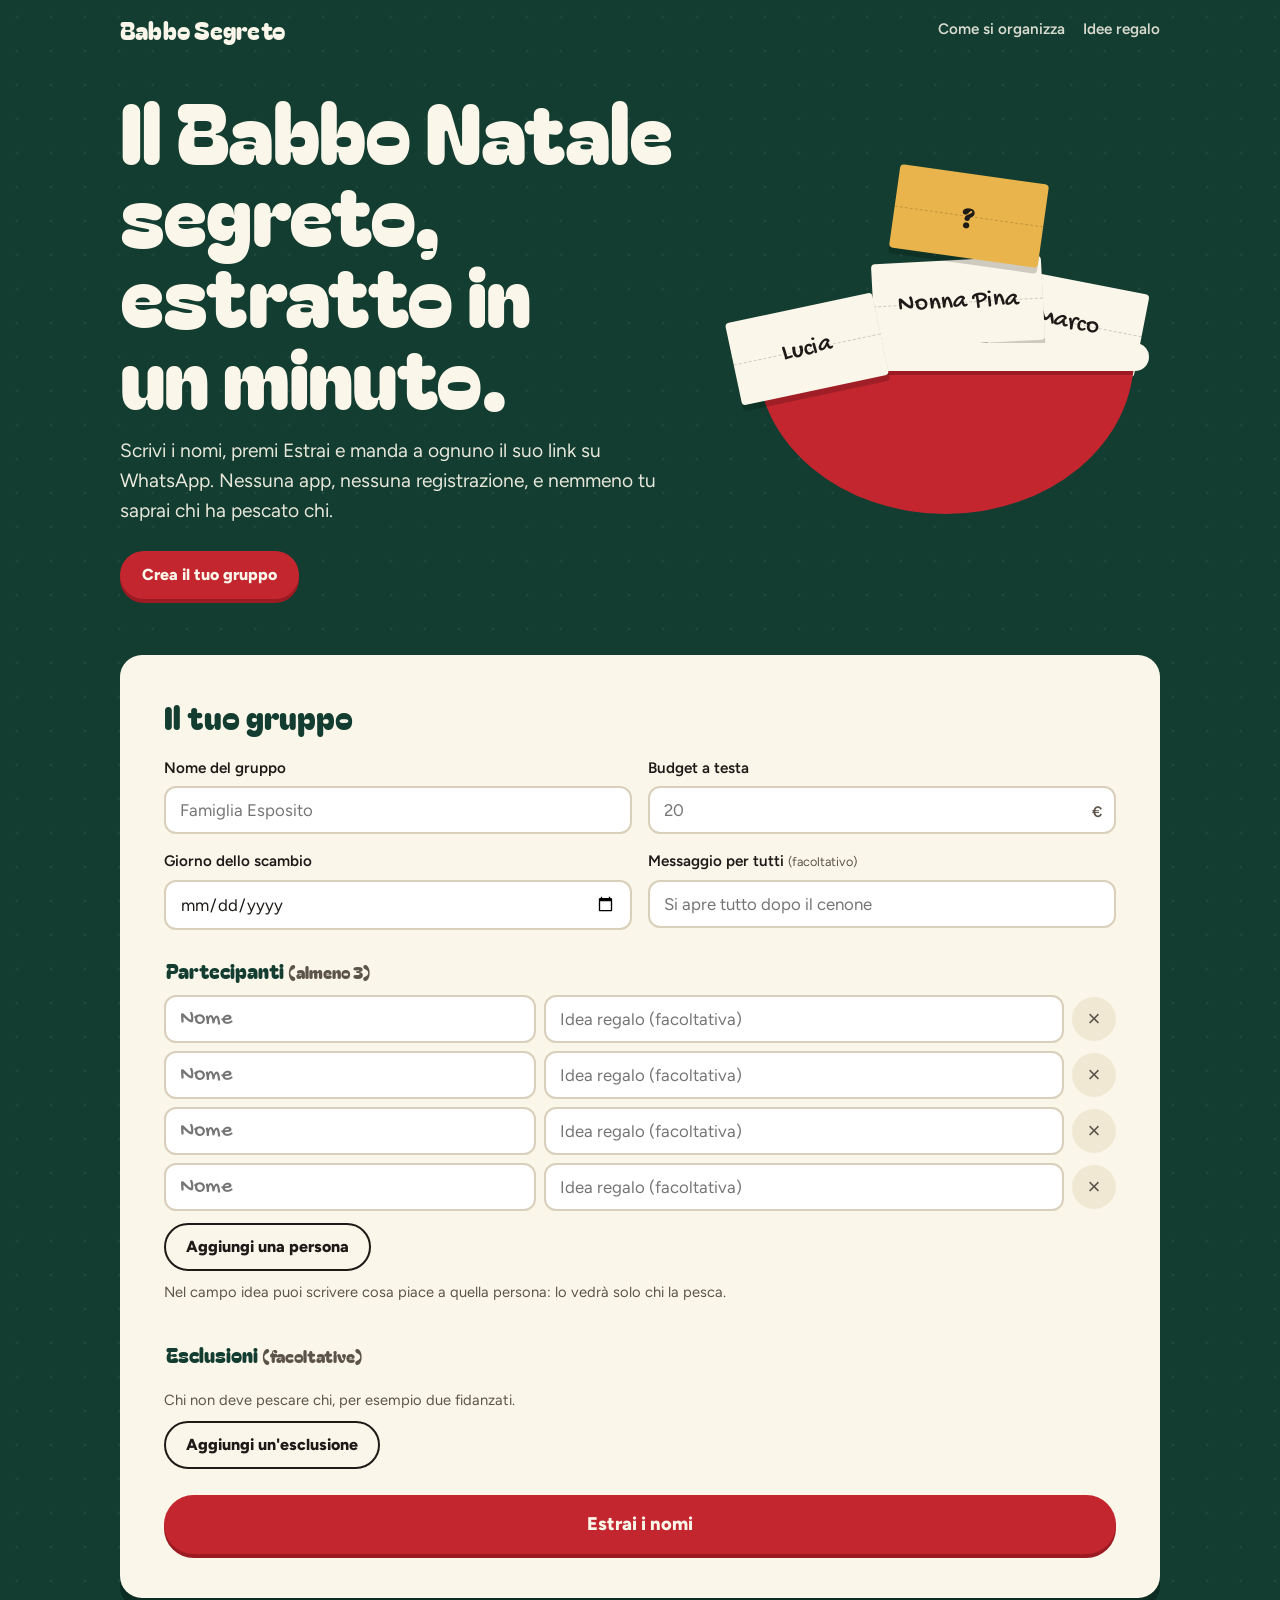
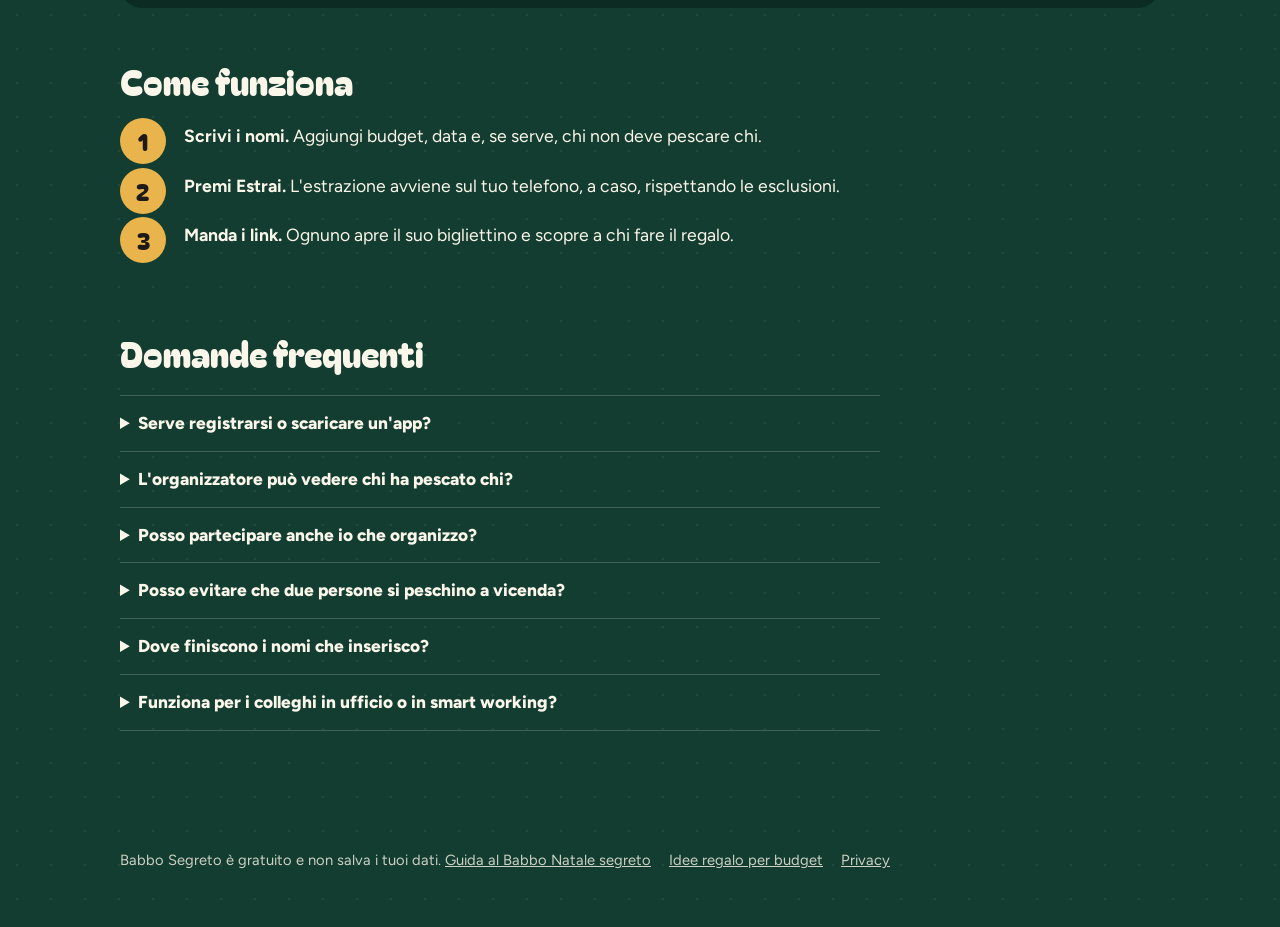
<file: index.html>
<!doctype html>
<html lang="it">
<head>
<meta charset="utf-8">
<meta name="viewport" content="width=device-width, initial-scale=1">
<title>Babbo Natale segreto online: estrazione gratis su WhatsApp</title>
<meta name="description" content="Babbo Natale segreto in un minuto: scrivi i nomi, aggiungi esclusioni e budget, manda a ognuno il suo link su WhatsApp. Gratis, senza app né registrazione.">
<link rel="canonical" href="https://strumentigratisitalia.github.io/babbo-segreto/">
<meta name="theme-color" content="#123d30">
<meta property="og:type" content="website">
<meta property="og:locale" content="it_IT">
<meta property="og:site_name" content="Babbo Segreto">
<meta property="og:title" content="Babbo Natale segreto: estrai i nomi e mandali su WhatsApp">
<meta property="og:description" content="Gratis, senza app né registrazione. Un link a testa, e nessuno scopre chi ha pescato chi.">
<meta property="og:url" content="https://strumentigratisitalia.github.io/babbo-segreto/">
<meta property="og:image" content="https://strumentigratisitalia.github.io/babbo-segreto/og.png">
<meta name="twitter:card" content="summary_large_image">
<link rel="icon" href="favicon.svg" type="image/svg+xml">
<link rel="preconnect" href="https://fonts.googleapis.com">
<link rel="preconnect" href="https://fonts.gstatic.com" crossorigin>
<link href="https://fonts.googleapis.com/css2?family=Bagel+Fat+One&family=Figtree:wght@400;600;800&family=Gochi+Hand&display=swap" rel="stylesheet">
<link rel="stylesheet" href="style.css">
<script type="application/ld+json">
{
  "@context": "https://schema.org",
  "@type": "WebApplication",
  "name": "Babbo Segreto",
  "url": "https://strumentigratisitalia.github.io/babbo-segreto/",
  "applicationCategory": "LifestyleApplication",
  "operatingSystem": "Qualsiasi browser",
  "inLanguage": "it",
  "description": "Generatore gratuito per il Babbo Natale segreto (Secret Santa): estrazione con esclusioni e budget, un link personale per ogni partecipante da inviare su WhatsApp, senza registrazione.",
  "offers": { "@type": "Offer", "price": "0", "priceCurrency": "EUR" }
}
</script>
<script type="application/ld+json">
{
  "@context": "https://schema.org",
  "@type": "FAQPage",
  "mainEntity": [
    {"@type": "Question", "name": "Serve registrarsi o scaricare un'app?", "acceptedAnswer": {"@type": "Answer", "text": "No. Inserisci i nomi, premi Estrai e mandi a ognuno il suo link. Chi lo riceve lo apre nel browser del telefono."}},
    {"@type": "Question", "name": "L'organizzatore può vedere chi ha pescato chi?", "acceptedAnswer": {"@type": "Answer", "text": "Il risultato è nascosto dentro i link e non compare mai sullo schermo dell'organizzatore. Basta che ognuno apra solo il proprio link."}},
    {"@type": "Question", "name": "Posso evitare che due persone si peschino a vicenda?", "acceptedAnswer": {"@type": "Answer", "text": "Sì. Con le esclusioni puoi impedire, per esempio, che una coppia si faccia il regalo a vicenda."}},
    {"@type": "Question", "name": "Dove finiscono i nomi che inserisco?", "acceptedAnswer": {"@type": "Answer", "text": "Da nessuna parte: l'estrazione avviene sul tuo telefono e i dati viaggiano solo dentro i link che mandi tu. Non c'è un database."}}
  ]
}
</script>
</head>
<body>
<a class="skip" href="#crea">Vai all'estrazione</a>

<header class="top">
  <a class="brand" href="./">Babbo Segreto</a>
  <nav><a href="guida/">Come si organizza</a><a href="idee-regalo/">Idee regalo</a></nav>
</header>

<main>
  <section class="hero">
    <div class="hero-copy">
      <h1>Il Babbo Natale segreto, estratto in un minuto.</h1>
      <p class="lead">Scrivi i nomi, premi Estrai e manda a ognuno il suo link su WhatsApp. Nessuna app, nessuna registrazione, e nemmeno tu saprai chi ha pescato chi.</p>
      <a class="btn btn-wax" href="#crea">Crea il tuo gruppo</a>
    </div>
    <div class="hat" aria-hidden="true">
      <div class="slip s1"><span>Lucia</span></div>
      <div class="slip s2"><span>Marco</span></div>
      <div class="slip s3"><span>Nonna Pina</span></div>
      <div class="slip s4"><span>?</span></div>
      <div class="bowl"></div>
    </div>
  </section>

  <section id="crea" class="panel" aria-labelledby="crea-h">
    <h2 id="crea-h">Il tuo gruppo</h2>
    <form id="form" novalidate>
      <div class="row2">
        <label>Nome del gruppo
          <input name="group" maxlength="40" placeholder="Famiglia Esposito" required>
        </label>
        <label>Budget a testa
          <span class="euro"><input name="budget" inputmode="numeric" maxlength="5" placeholder="20"></span>
        </label>
      </div>
      <div class="row2">
        <label>Giorno dello scambio
          <input name="date" type="date">
        </label>
        <label>Messaggio per tutti <small>(facoltativo)</small>
          <input name="msg" maxlength="90" placeholder="Si apre tutto dopo il cenone">
        </label>
      </div>

      <fieldset class="people">
        <legend>Partecipanti <small id="count">(almeno 3)</small></legend>
        <ol id="list"></ol>
        <button type="button" id="add" class="btn btn-ghost">Aggiungi una persona</button>
        <p class="hint">Nel campo idea puoi scrivere cosa piace a quella persona: lo vedrà solo chi la pesca.</p>
      </fieldset>

      <fieldset class="excl">
        <legend>Esclusioni <small>(facoltative)</small></legend>
        <p class="hint">Chi non deve pescare chi, per esempio due fidanzati.</p>
        <div id="exList"></div>
        <button type="button" id="addEx" class="btn btn-ghost">Aggiungi un'esclusione</button>
      </fieldset>

      <p id="err" class="err" role="alert" hidden></p>
      <button class="btn btn-wax btn-big" type="submit">Estrai i nomi</button>
    </form>

    <div id="out" hidden>
      <h2 tabindex="-1" id="out-h">Estrazione fatta. Ora manda i link.</h2>
      <p class="lead">Ogni link mostra il nome pescato solo a chi lo apre. Mandalo alla persona giusta e non aprire quelli degli altri, compreso il tuo se vuoi la sorpresa fino all'ultimo.</p>
      <ul id="links" class="links"></ul>
      <div class="out-actions">
        <button type="button" id="copyAll" class="btn btn-ghost">Copia tutti i link</button>
        <button type="button" id="again" class="btn btn-ghost">Nuova estrazione</button>
      </div>
      <p class="hint">Il gruppo resta salvato su questo telefono, così puoi rimandare un link se qualcuno lo perde.</p>
    </div>
  </section>

  <section class="how" aria-labelledby="how-h">
    <h2 id="how-h">Come funziona</h2>
    <ol class="steps">
      <li><strong>Scrivi i nomi.</strong> Aggiungi budget, data e, se serve, chi non deve pescare chi.</li>
      <li><strong>Premi Estrai.</strong> L'estrazione avviene sul tuo telefono, a caso, rispettando le esclusioni.</li>
      <li><strong>Manda i link.</strong> Ognuno apre il suo bigliettino e scopre a chi fare il regalo.</li>
    </ol>
  </section>

  <section class="faq" aria-labelledby="faq-h">
    <h2 id="faq-h">Domande frequenti</h2>
    <details><summary>Serve registrarsi o scaricare un'app?</summary><p>No. Inserisci i nomi, premi Estrai e mandi a ognuno il suo link. Chi lo riceve lo apre nel browser del telefono.</p></details>
    <details><summary>L'organizzatore può vedere chi ha pescato chi?</summary><p>Il risultato è nascosto dentro i link e non compare mai sul tuo schermo. Basta che ognuno apra solo il proprio.</p></details>
    <details><summary>Posso partecipare anche io che organizzo?</summary><p>Sì, scrivi anche il tuo nome. Il tuo link è nella lista come gli altri: aprilo solo quando vuoi scoprire chi ti è toccato.</p></details>
    <details><summary>Posso evitare che due persone si peschino a vicenda?</summary><p>Sì, con le esclusioni. Puoi aggiungerne quante vuoi, finché l'estrazione resta possibile.</p></details>
    <details><summary>Dove finiscono i nomi che inserisco?</summary><p>Da nessuna parte. Non c'è un database: i dati viaggiano solo dentro i link che mandi tu.</p></details>
    <details><summary>Funziona per i colleghi in ufficio o in smart working?</summary><p>Sì, ed è proprio il caso in cui conviene di più: niente bigliettini nel cappello, ognuno riceve il suo link in chat.</p></details>
  </section>
</main>

<footer class="foot">
  <p>Babbo Segreto è gratuito e non salva i tuoi dati. <a href="guida/">Guida al Babbo Natale segreto</a> <a href="idee-regalo/">Idee regalo per budget</a> <a href="privacy/">Privacy</a></p>
</footer>

<script src="codec.js"></script>
<script src="app.js"></script>
<script data-goatcounter="https://strumentigratisitalia.goatcounter.com/count" async src="//gc.zgo.at/count.js"></script>
</body>
</html>
</file>
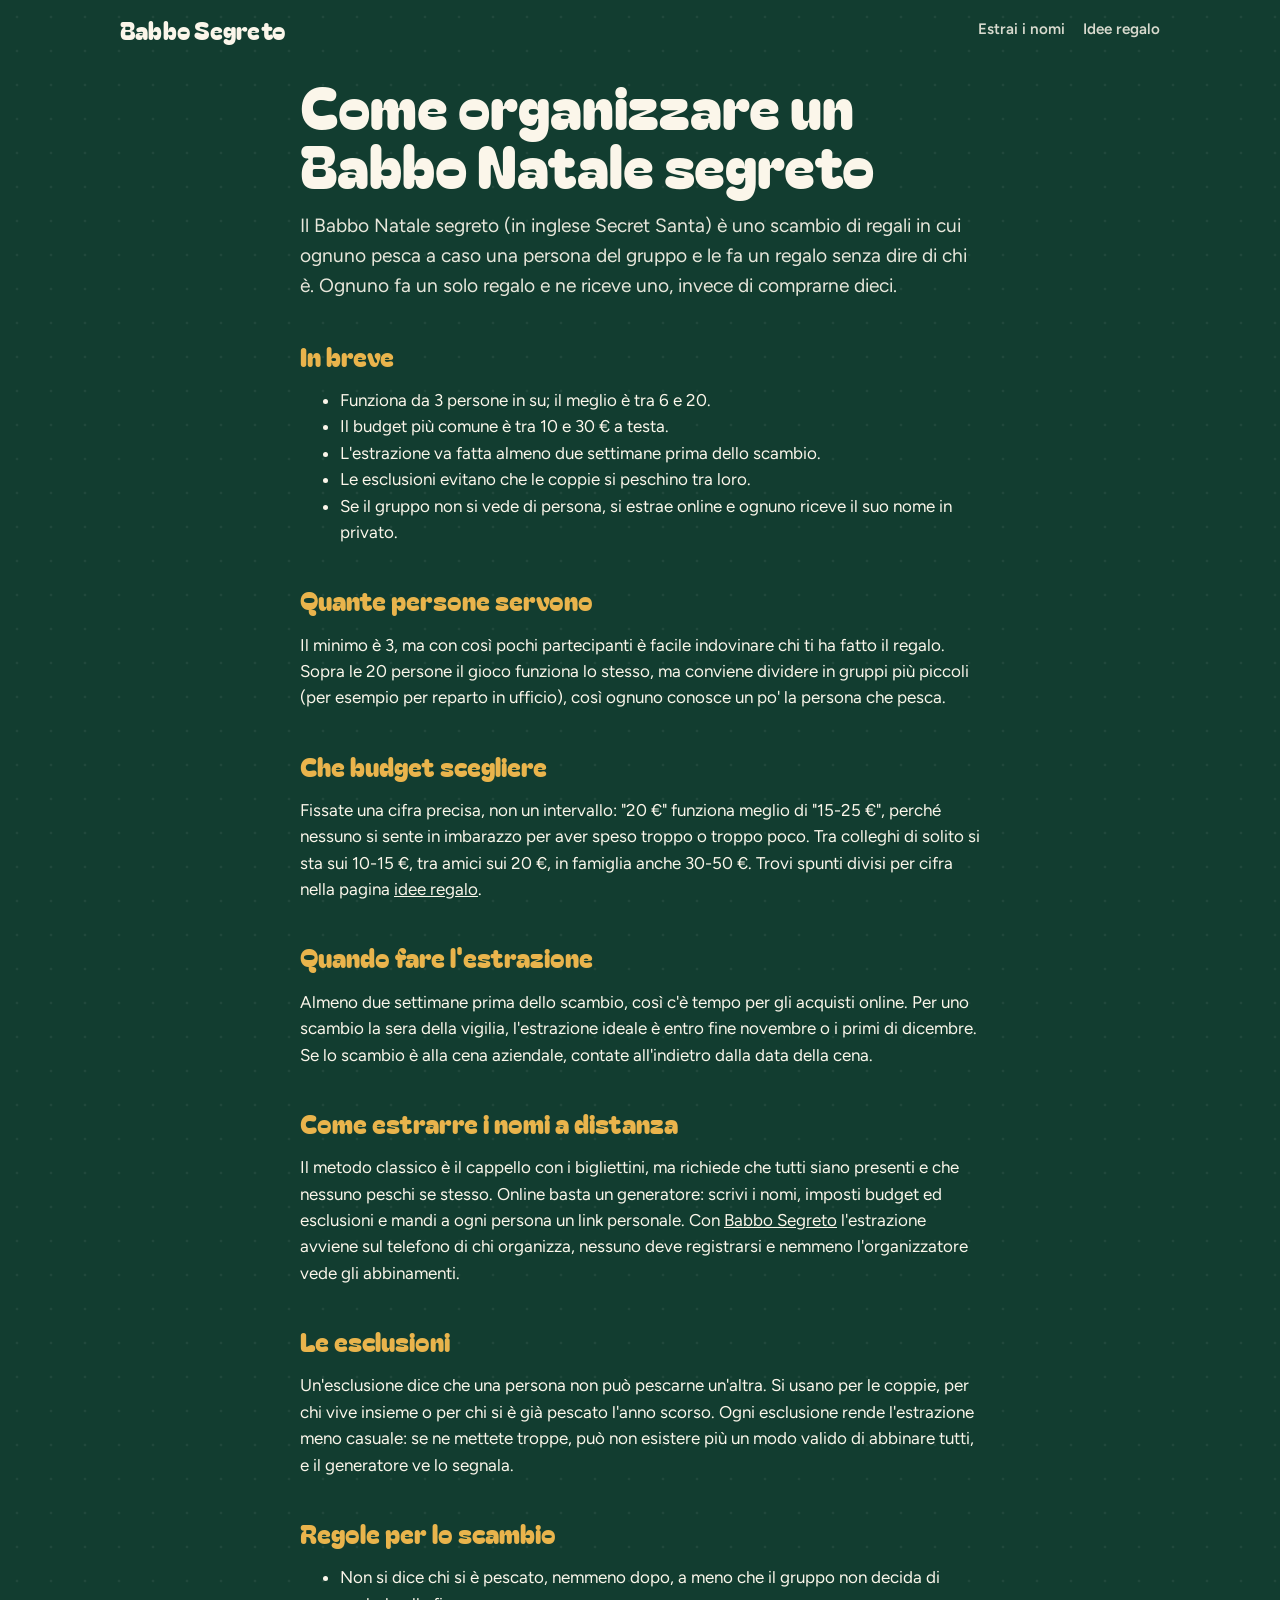
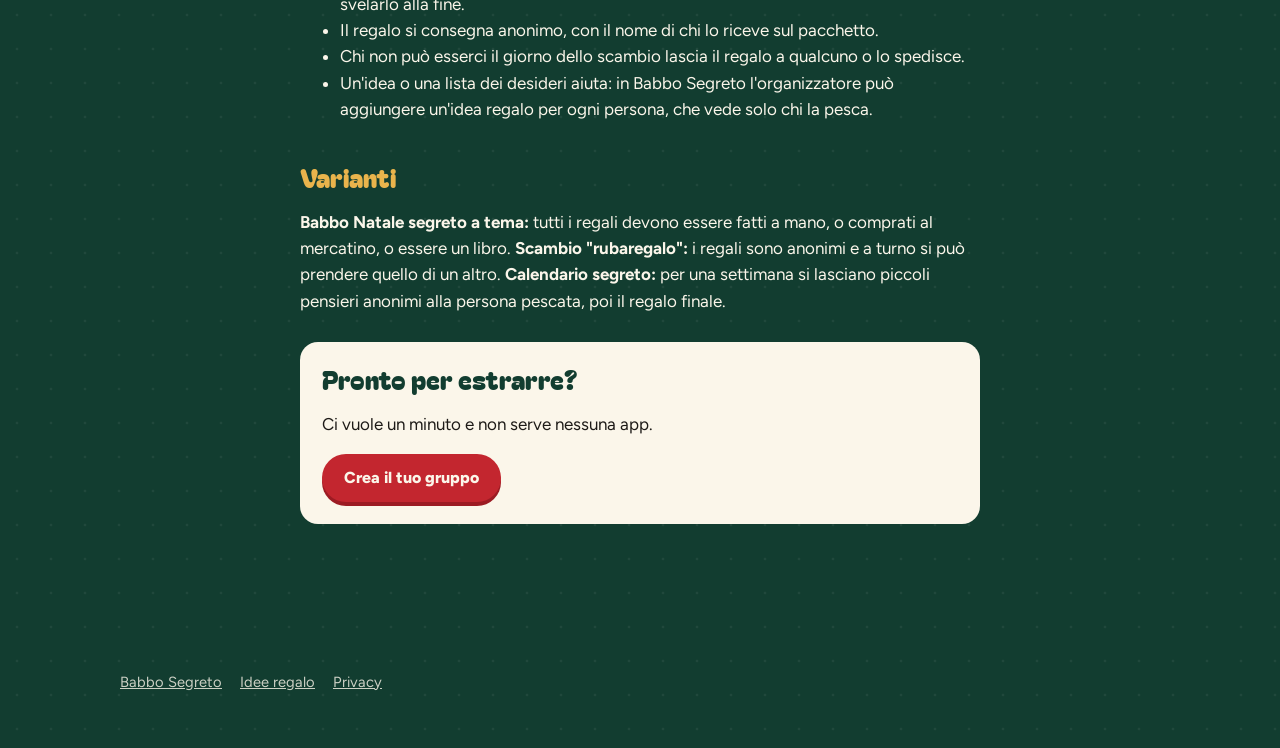
<file: guida/index.html>
<!doctype html>
<html lang="it">
<head>
<meta charset="utf-8">
<meta name="viewport" content="width=device-width, initial-scale=1">
<title>Come organizzare un Babbo Natale segreto: regole e budget</title>
<meta name="description" content="Guida al Babbo Natale segreto: quante persone, che budget, come estrarre i nomi a distanza, esclusioni e regole per lo scambio dei regali.">
<link rel="canonical" href="https://strumentigratisitalia.github.io/babbo-segreto/guida/">
<meta name="theme-color" content="#123d30">
<meta property="og:type" content="article">
<meta property="og:locale" content="it_IT">
<meta property="og:title" content="Come organizzare un Babbo Natale segreto">
<meta property="og:description" content="Regole, budget, esclusioni e come estrarre i nomi a distanza.">
<meta property="og:image" content="https://strumentigratisitalia.github.io/babbo-segreto/og.png">
<link rel="icon" href="../favicon.svg" type="image/svg+xml">
<link rel="preconnect" href="https://fonts.googleapis.com">
<link rel="preconnect" href="https://fonts.gstatic.com" crossorigin>
<link href="https://fonts.googleapis.com/css2?family=Bagel+Fat+One&family=Figtree:wght@400;600;800&family=Gochi+Hand&display=swap" rel="stylesheet">
<link rel="stylesheet" href="../style.css">
<script type="application/ld+json">
{"@context":"https://schema.org","@type":"Article","headline":"Come organizzare un Babbo Natale segreto","inLanguage":"it","dateModified":"2026-10-28","author":{"@type":"Organization","name":"Babbo Segreto"},"mainEntityOfPage":"https://strumentigratisitalia.github.io/babbo-segreto/guida/"}
</script>
</head>
<body>
<header class="top">
  <a class="brand" href="../">Babbo Segreto</a>
  <nav><a href="../">Estrai i nomi</a><a href="../idee-regalo/">Idee regalo</a></nav>
</header>
<main class="article">
  <h1>Come organizzare un Babbo Natale segreto</h1>
  <p class="lead">Il Babbo Natale segreto (in inglese Secret Santa) è uno scambio di regali in cui ognuno pesca a caso una persona del gruppo e le fa un regalo senza dire di chi è. Ognuno fa un solo regalo e ne riceve uno, invece di comprarne dieci.</p>

  <h2>In breve</h2>
  <ul>
    <li>Funziona da 3 persone in su; il meglio è tra 6 e 20.</li>
    <li>Il budget più comune è tra 10 e 30 € a testa.</li>
    <li>L'estrazione va fatta almeno due settimane prima dello scambio.</li>
    <li>Le esclusioni evitano che le coppie si peschino tra loro.</li>
    <li>Se il gruppo non si vede di persona, si estrae online e ognuno riceve il suo nome in privato.</li>
  </ul>

  <h2>Quante persone servono</h2>
  <p>Il minimo è 3, ma con così pochi partecipanti è facile indovinare chi ti ha fatto il regalo. Sopra le 20 persone il gioco funziona lo stesso, ma conviene dividere in gruppi più piccoli (per esempio per reparto in ufficio), così ognuno conosce un po' la persona che pesca.</p>

  <h2>Che budget scegliere</h2>
  <p>Fissate una cifra precisa, non un intervallo: "20 €" funziona meglio di "15-25 €", perché nessuno si sente in imbarazzo per aver speso troppo o troppo poco. Tra colleghi di solito si sta sui 10-15 €, tra amici sui 20 €, in famiglia anche 30-50 €. Trovi spunti divisi per cifra nella pagina <a href="../idee-regalo/">idee regalo</a>.</p>

  <h2>Quando fare l'estrazione</h2>
  <p>Almeno due settimane prima dello scambio, così c'è tempo per gli acquisti online. Per uno scambio la sera della vigilia, l'estrazione ideale è entro fine novembre o i primi di dicembre. Se lo scambio è alla cena aziendale, contate all'indietro dalla data della cena.</p>

  <h2>Come estrarre i nomi a distanza</h2>
  <p>Il metodo classico è il cappello con i bigliettini, ma richiede che tutti siano presenti e che nessuno peschi se stesso. Online basta un generatore: scrivi i nomi, imposti budget ed esclusioni e mandi a ogni persona un link personale. Con <a href="../">Babbo Segreto</a> l'estrazione avviene sul telefono di chi organizza, nessuno deve registrarsi e nemmeno l'organizzatore vede gli abbinamenti.</p>

  <h2>Le esclusioni</h2>
  <p>Un'esclusione dice che una persona non può pescarne un'altra. Si usano per le coppie, per chi vive insieme o per chi si è già pescato l'anno scorso. Ogni esclusione rende l'estrazione meno casuale: se ne mettete troppe, può non esistere più un modo valido di abbinare tutti, e il generatore ve lo segnala.</p>

  <h2>Regole per lo scambio</h2>
  <ul>
    <li>Non si dice chi si è pescato, nemmeno dopo, a meno che il gruppo non decida di svelarlo alla fine.</li>
    <li>Il regalo si consegna anonimo, con il nome di chi lo riceve sul pacchetto.</li>
    <li>Chi non può esserci il giorno dello scambio lascia il regalo a qualcuno o lo spedisce.</li>
    <li>Un'idea o una lista dei desideri aiuta: in Babbo Segreto l'organizzatore può aggiungere un'idea regalo per ogni persona, che vede solo chi la pesca.</li>
  </ul>

  <h2>Varianti</h2>
  <p><strong>Babbo Natale segreto a tema:</strong> tutti i regali devono essere fatti a mano, o comprati al mercatino, o essere un libro. <strong>Scambio "rubaregalo":</strong> i regali sono anonimi e a turno si può prendere quello di un altro. <strong>Calendario segreto:</strong> per una settimana si lasciano piccoli pensieri anonimi alla persona pescata, poi il regalo finale.</p>

  <div class="box">
    <h2>Pronto per estrarre?</h2>
    <p>Ci vuole un minuto e non serve nessuna app.</p>
    <a class="btn btn-wax" href="../#crea">Crea il tuo gruppo</a>
  </div>
</main>
<footer class="foot"><p><a href="../">Babbo Segreto</a> <a href="../idee-regalo/">Idee regalo</a> <a href="../privacy/">Privacy</a></p></footer>
<script data-goatcounter="https://strumentigratisitalia.goatcounter.com/count" async src="//gc.zgo.at/count.js"></script>
</body>
</html>
</file>
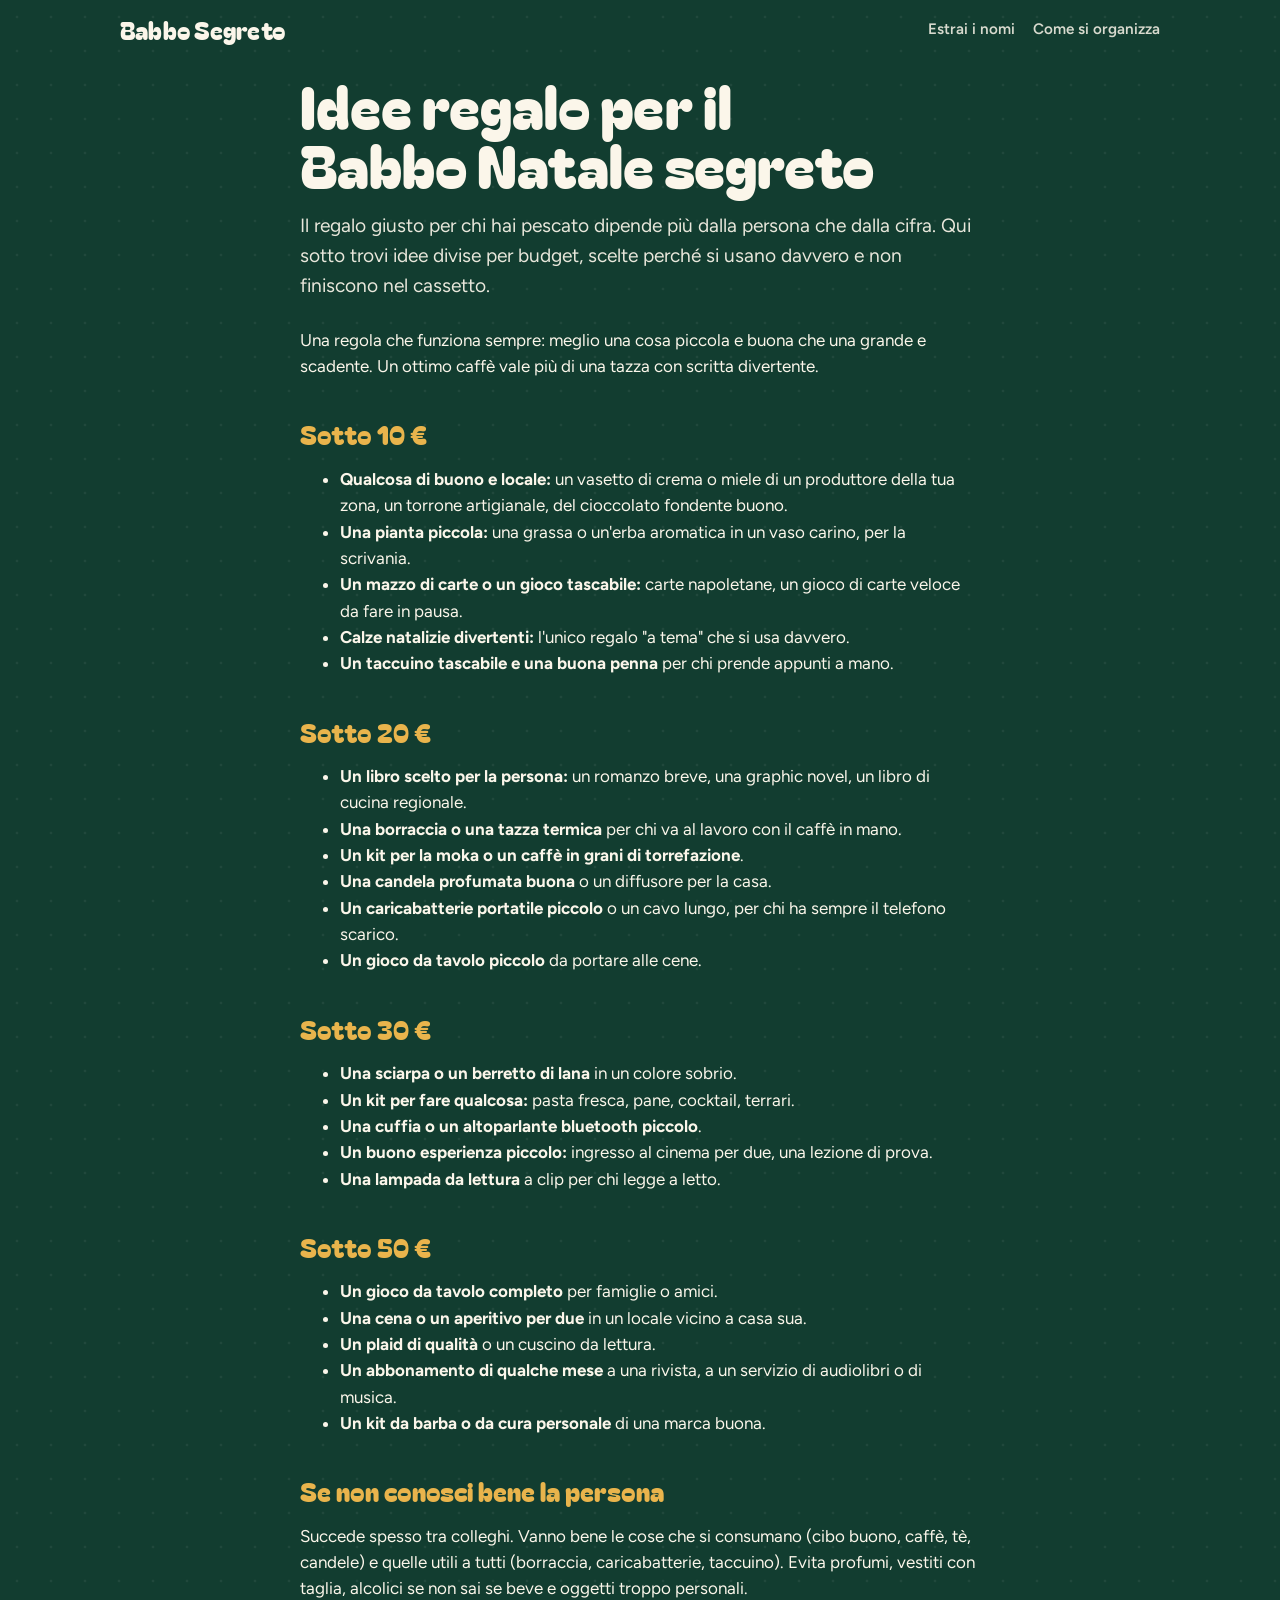
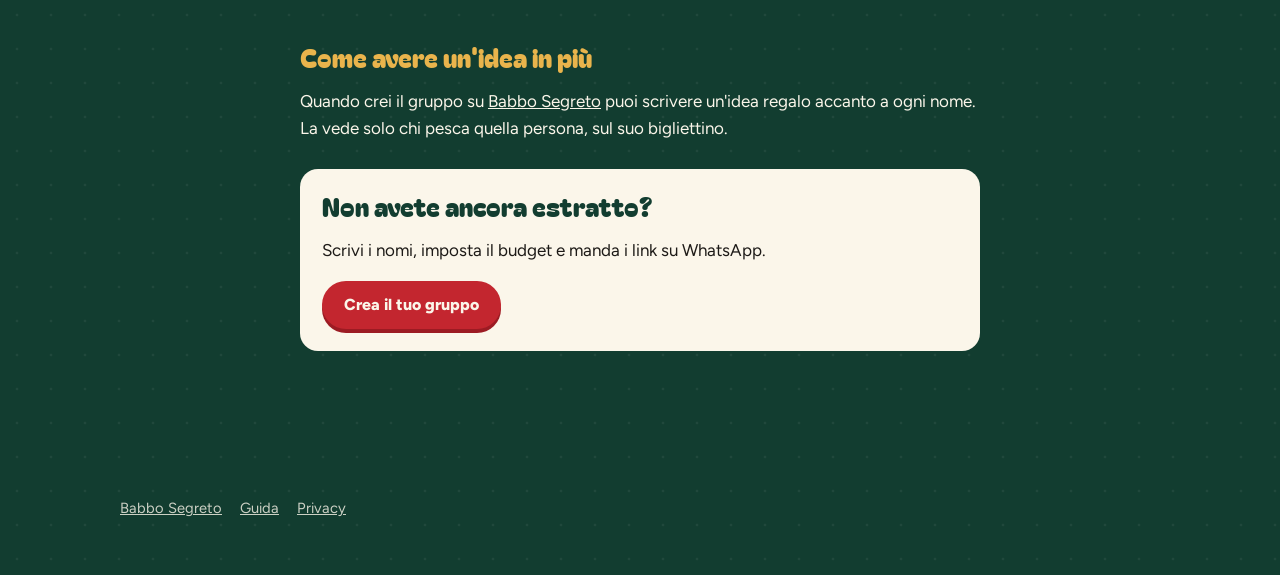
<file: idee-regalo/index.html>
<!doctype html>
<html lang="it">
<head>
<meta charset="utf-8">
<meta name="viewport" content="width=device-width, initial-scale=1">
<title>Idee regalo Babbo Natale segreto sotto 10, 20, 30 e 50 €</title>
<meta name="description" content="Idee regalo per il Babbo Natale segreto divise per budget: sotto 10 €, 20 €, 30 € e 50 €. Per colleghi, amici e famiglia, con regali che non finiscono nel cassetto.">
<link rel="canonical" href="https://strumentigratisitalia.github.io/babbo-segreto/idee-regalo/">
<meta name="theme-color" content="#123d30">
<meta property="og:type" content="article">
<meta property="og:locale" content="it_IT">
<meta property="og:title" content="Idee regalo per il Babbo Natale segreto, divise per budget">
<meta property="og:description" content="Sotto 10, 20, 30 e 50 €: regali per colleghi, amici e famiglia.">
<meta property="og:image" content="https://strumentigratisitalia.github.io/babbo-segreto/og.png">
<link rel="icon" href="../favicon.svg" type="image/svg+xml">
<link rel="preconnect" href="https://fonts.googleapis.com">
<link rel="preconnect" href="https://fonts.gstatic.com" crossorigin>
<link href="https://fonts.googleapis.com/css2?family=Bagel+Fat+One&family=Figtree:wght@400;600;800&family=Gochi+Hand&display=swap" rel="stylesheet">
<link rel="stylesheet" href="../style.css">
<script type="application/ld+json">
{"@context":"https://schema.org","@type":"Article","headline":"Idee regalo per il Babbo Natale segreto divise per budget","inLanguage":"it","dateModified":"2026-10-28","author":{"@type":"Organization","name":"Babbo Segreto"},"mainEntityOfPage":"https://strumentigratisitalia.github.io/babbo-segreto/idee-regalo/"}
</script>
</head>
<body>
<header class="top">
  <a class="brand" href="../">Babbo Segreto</a>
  <nav><a href="../">Estrai i nomi</a><a href="../guida/">Come si organizza</a></nav>
</header>
<main class="article">
  <h1>Idee regalo per il Babbo Natale segreto</h1>
  <p class="lead">Il regalo giusto per chi hai pescato dipende più dalla persona che dalla cifra. Qui sotto trovi idee divise per budget, scelte perché si usano davvero e non finiscono nel cassetto.</p>
  <p>Una regola che funziona sempre: meglio una cosa piccola e buona che una grande e scadente. Un ottimo caffè vale più di una tazza con scritta divertente.</p>

  <h2 id="sotto-10">Sotto 10 €</h2>
  <ul>
    <li><strong>Qualcosa di buono e locale:</strong> un vasetto di crema o miele di un produttore della tua zona, un torrone artigianale, del cioccolato fondente buono.</li>
    <li><strong>Una pianta piccola:</strong> una grassa o un'erba aromatica in un vaso carino, per la scrivania.</li>
    <li><strong>Un mazzo di carte o un gioco tascabile:</strong> carte napoletane, un gioco di carte veloce da fare in pausa.</li>
    <li><strong>Calze natalizie divertenti:</strong> l'unico regalo "a tema" che si usa davvero.</li>
    <li><strong>Un taccuino tascabile e una buona penna</strong> per chi prende appunti a mano.</li>
  </ul>

  <h2 id="sotto-20">Sotto 20 €</h2>
  <ul>
    <li><strong>Un libro scelto per la persona:</strong> un romanzo breve, una graphic novel, un libro di cucina regionale.</li>
    <li><strong>Una borraccia o una tazza termica</strong> per chi va al lavoro con il caffè in mano.</li>
    <li><strong>Un kit per la moka o un caffè in grani di torrefazione</strong>.</li>
    <li><strong>Una candela profumata buona</strong> o un diffusore per la casa.</li>
    <li><strong>Un caricabatterie portatile piccolo</strong> o un cavo lungo, per chi ha sempre il telefono scarico.</li>
    <li><strong>Un gioco da tavolo piccolo</strong> da portare alle cene.</li>
  </ul>

  <h2 id="sotto-30">Sotto 30 €</h2>
  <ul>
    <li><strong>Una sciarpa o un berretto di lana</strong> in un colore sobrio.</li>
    <li><strong>Un kit per fare qualcosa:</strong> pasta fresca, pane, cocktail, terrari.</li>
    <li><strong>Una cuffia o un altoparlante bluetooth piccolo</strong>.</li>
    <li><strong>Un buono esperienza piccolo:</strong> ingresso al cinema per due, una lezione di prova.</li>
    <li><strong>Una lampada da lettura</strong> a clip per chi legge a letto.</li>
  </ul>

  <h2 id="sotto-50">Sotto 50 €</h2>
  <ul>
    <li><strong>Un gioco da tavolo completo</strong> per famiglie o amici.</li>
    <li><strong>Una cena o un aperitivo per due</strong> in un locale vicino a casa sua.</li>
    <li><strong>Un plaid di qualità</strong> o un cuscino da lettura.</li>
    <li><strong>Un abbonamento di qualche mese</strong> a una rivista, a un servizio di audiolibri o di musica.</li>
    <li><strong>Un kit da barba o da cura personale</strong> di una marca buona.</li>
  </ul>

  <h2>Se non conosci bene la persona</h2>
  <p>Succede spesso tra colleghi. Vanno bene le cose che si consumano (cibo buono, caffè, tè, candele) e quelle utili a tutti (borraccia, caricabatterie, taccuino). Evita profumi, vestiti con taglia, alcolici se non sai se beve e oggetti troppo personali.</p>

  <h2>Come avere un'idea in più</h2>
  <p>Quando crei il gruppo su <a href="../">Babbo Segreto</a> puoi scrivere un'idea regalo accanto a ogni nome. La vede solo chi pesca quella persona, sul suo bigliettino.</p>

  <div class="box">
    <h2>Non avete ancora estratto?</h2>
    <p>Scrivi i nomi, imposta il budget e manda i link su WhatsApp.</p>
    <a class="btn btn-wax" href="../#crea">Crea il tuo gruppo</a>
  </div>
</main>
<footer class="foot"><p><a href="../">Babbo Segreto</a> <a href="../guida/">Guida</a> <a href="../privacy/">Privacy</a></p></footer>
<script data-goatcounter="https://strumentigratisitalia.goatcounter.com/count" async src="//gc.zgo.at/count.js"></script>
</body>
</html>
</file>
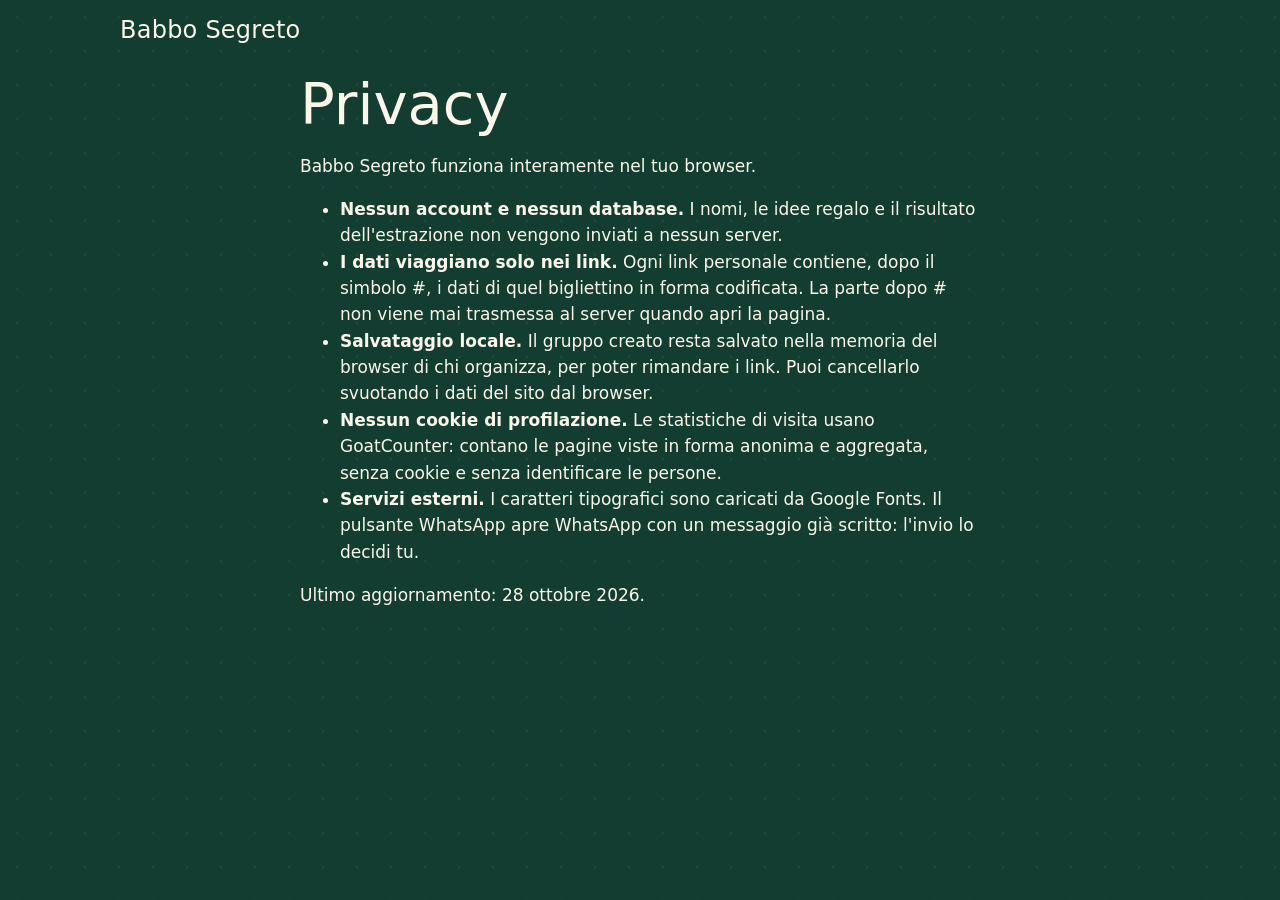
<file: privacy/index.html>
<!doctype html>
<html lang="it">
<head>
<meta charset="utf-8">
<meta name="viewport" content="width=device-width, initial-scale=1">
<title>Privacy | Babbo Segreto</title>
<meta name="description" content="Babbo Segreto non salva i tuoi dati: l'estrazione avviene sul tuo dispositivo e non usiamo cookie.">
<link rel="canonical" href="https://strumentigratisitalia.github.io/babbo-segreto/privacy/">
<link rel="icon" href="../favicon.svg" type="image/svg+xml">
<link rel="stylesheet" href="../style.css">
</head>
<body>
<header class="top"><a class="brand" href="../">Babbo Segreto</a></header>
<main class="article">
  <h1>Privacy</h1>
  <p>Babbo Segreto funziona interamente nel tuo browser.</p>
  <ul>
    <li><strong>Nessun account e nessun database.</strong> I nomi, le idee regalo e il risultato dell'estrazione non vengono inviati a nessun server.</li>
    <li><strong>I dati viaggiano solo nei link.</strong> Ogni link personale contiene, dopo il simbolo #, i dati di quel bigliettino in forma codificata. La parte dopo # non viene mai trasmessa al server quando apri la pagina.</li>
    <li><strong>Salvataggio locale.</strong> Il gruppo creato resta salvato nella memoria del browser di chi organizza, per poter rimandare i link. Puoi cancellarlo svuotando i dati del sito dal browser.</li>
    <li><strong>Nessun cookie di profilazione.</strong> Le statistiche di visita usano GoatCounter: contano le pagine viste in forma anonima e aggregata, senza cookie e senza identificare le persone.</li>
    <li><strong>Servizi esterni.</strong> I caratteri tipografici sono caricati da Google Fonts. Il pulsante WhatsApp apre WhatsApp con un messaggio già scritto: l'invio lo decidi tu.</li>
  </ul>
  <p>Ultimo aggiornamento: 28 ottobre 2026.</p>
</main>
<script data-goatcounter="https://strumentigratisitalia.goatcounter.com/count" async src="//gc.zgo.at/count.js"></script>
</body>
</html>
</file>
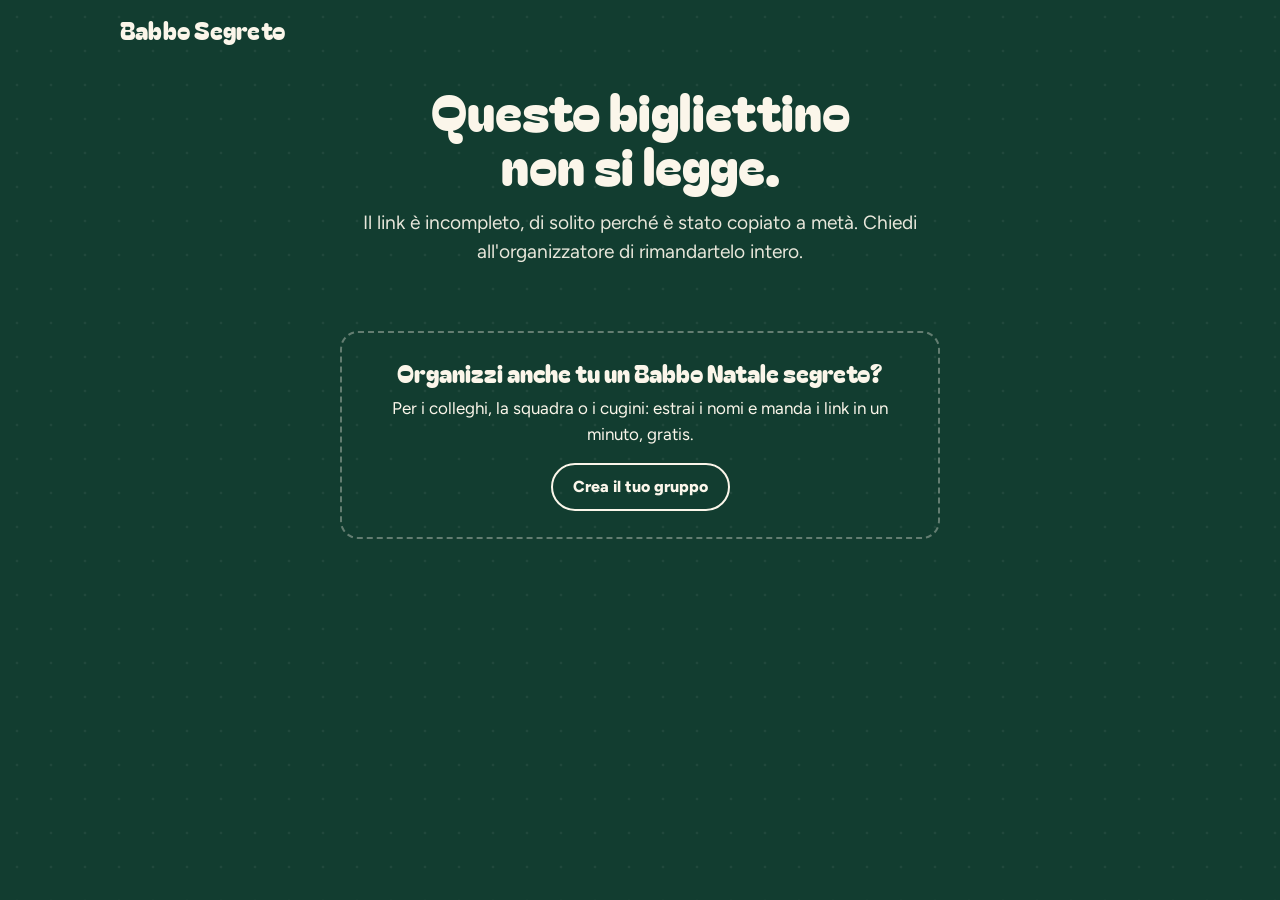
<file: s/index.html>
<!doctype html>
<html lang="it">
<head>
<meta charset="utf-8">
<meta name="viewport" content="width=device-width, initial-scale=1">
<title>Hai un bigliettino del Babbo Natale segreto</title>
<meta name="robots" content="noindex">
<meta name="description" content="Apri il tuo bigliettino e scopri a chi devi fare il regalo. È solo per te.">
<meta name="theme-color" content="#123d30">
<meta property="og:type" content="website">
<meta property="og:locale" content="it_IT">
<meta property="og:site_name" content="Babbo Segreto">
<meta property="og:title" content="🎁 Hai un bigliettino del Babbo Natale segreto">
<meta property="og:description" content="Aprilo per scoprire a chi devi fare il regalo. È solo per te, non mostrarlo a nessuno.">
<meta property="og:image" content="https://strumentigratisitalia.github.io/babbo-segreto/og-bigliettino.png">
<meta name="twitter:card" content="summary_large_image">
<link rel="icon" href="../favicon.svg" type="image/svg+xml">
<link rel="preconnect" href="https://fonts.googleapis.com">
<link rel="preconnect" href="https://fonts.gstatic.com" crossorigin>
<link href="https://fonts.googleapis.com/css2?family=Bagel+Fat+One&family=Figtree:wght@400;600;800&family=Gochi+Hand&display=swap" rel="stylesheet">
<link rel="stylesheet" href="../style.css">
</head>
<body class="reveal-page">
<header class="top">
  <a class="brand" href="../">Babbo Segreto</a>
</header>

<main class="reveal">
  <section id="gate" hidden>
    <p class="group" id="gGroup"></p>
    <h1 id="gHello"></h1>
    <p class="lead">Dentro c'è il nome della persona a cui farai il regalo. Aprilo quando nessuno ti guarda lo schermo.</p>
    <button class="btn btn-wax btn-big" id="open">Apri il bigliettino</button>
    <p class="hint" id="notMe"></p>
  </section>

  <section id="result" hidden aria-live="polite">
    <div class="ticket" id="ticket">
      <div class="ticket-fold"></div>
      <div class="ticket-body">
        <p class="t-label">Fai il regalo a</p>
        <p class="t-name" id="rName"></p>
        <p class="t-idea" id="rIdea" hidden></p>
      </div>
    </div>
    <dl class="facts" id="facts"></dl>
    <p class="msg" id="rMsg" hidden></p>
    <p class="shh">Acqua in bocca: se lo dici, la sorpresa è rovinata.</p>
    <div class="out-actions">
      <button class="btn btn-wax" id="share">Condividi nelle storie</button>
      <a class="btn btn-ghost" href="../idee-regalo/" id="ideas">Idee regalo per questo budget</a>
    </div>
    <p class="hint">Nella storia non compare il nome che hai pescato.</p>
  </section>

  <section id="bad" hidden>
    <h1>Questo bigliettino non si legge.</h1>
    <p class="lead">Il link è incompleto, di solito perché è stato copiato a metà. Chiedi all'organizzatore di rimandartelo intero.</p>
  </section>

  <aside class="cta-own">
    <h2>Organizzi anche tu un Babbo Natale segreto?</h2>
    <p>Per i colleghi, la squadra o i cugini: estrai i nomi e manda i link in un minuto, gratis.</p>
    <a class="btn btn-ghost" href="../">Crea il tuo gruppo</a>
  </aside>
</main>

<script src="../codec.js"></script>
<script src="reveal.js"></script>
<script data-goatcounter="https://strumentigratisitalia.goatcounter.com/count" async src="//gc.zgo.at/count.js"></script>
</body>
</html>
</file>
<file: style.css>
:root {
  --pine: #123d30;
  --pine-deep: #0c2b22;
  --paper: #fbf6ea;
  --paper-2: #f1e8d4;
  --wax: #c3262f;
  --wax-dark: #9c1b23;
  --gold: #e9b44c;
  --ink: #1d1a17;
  --muted: #5c544a;
  --wa: #1f8f4e;
  --display: "Bagel Fat One", "Arial Rounded MT Bold", system-ui, sans-serif;
  --body: "Figtree", system-ui, -apple-system, "Segoe UI", sans-serif;
  --hand: "Gochi Hand", "Comic Sans MS", cursive;
}

* { box-sizing: border-box; }
html { scroll-behavior: smooth; }
@media (prefers-reduced-motion: reduce) { html { scroll-behavior: auto; } *, *::before, *::after { animation: none !important; transition: none !important; } }

body {
  margin: 0;
  font: 400 1.0625rem/1.55 var(--body);
  color: var(--paper);
  background: var(--pine);
  background-image: radial-gradient(rgba(255,255,255,.06) 1.5px, transparent 1.6px);
  background-size: 34px 34px;
  -webkit-font-smoothing: antialiased;
}

a { color: inherit; }
:focus-visible { outline: 3px solid var(--gold); outline-offset: 3px; border-radius: 6px; }
.skip { position: absolute; left: -999px; }
.skip:focus { left: 16px; top: 16px; background: var(--paper); color: var(--ink); padding: 8px 12px; z-index: 9; }

.top {
  display: flex; justify-content: space-between; align-items: center; gap: 16px;
  max-width: 1080px; margin: 0 auto; padding: 18px 20px;
}
.brand { font: 1.5rem/1 var(--display); text-decoration: none; letter-spacing: .01em; }
.top nav { display: flex; gap: 18px; font-weight: 600; font-size: .95rem; }
.top nav a { text-decoration: none; opacity: .85; }
.top nav a:hover { opacity: 1; text-decoration: underline; }

main { max-width: 1080px; margin: 0 auto; padding: 0 20px 40px; }

/* Hero */
.hero { display: grid; grid-template-columns: 1.15fr .85fr; gap: 32px; align-items: center; padding: 28px 0 56px; }
.hero h1 { font: clamp(2.6rem, 7vw, 5.2rem)/.98 var(--display); margin: 0 0 22px; letter-spacing: -.01em; text-wrap: balance; }
.lead { font-size: 1.2rem; max-width: 34em; margin: 0 0 26px; opacity: .92; }

.hat { position: relative; height: 340px; }
.bowl {
  position: absolute; left: 6%; right: 6%; bottom: 0; height: 46%;
  background: var(--wax); border-radius: 0 0 50% 50% / 0 0 100% 100%;
  box-shadow: inset 0 18px 0 var(--wax-dark);
}
.bowl::before { content: ""; position: absolute; left: -4%; right: -4%; top: -14px; height: 28px; background: var(--paper); border-radius: 14px; }
.slip {
  position: absolute; width: 150px; height: 84px; background: var(--paper); color: var(--ink);
  border-radius: 4px; display: grid; place-items: center; font: 1.6rem var(--hand);
  box-shadow: 0 6px 0 rgba(0,0,0,.18);
}
.slip::after { content: ""; position: absolute; inset: 50% 0 auto; border-top: 1px dashed rgba(0,0,0,.18); }
.slip span { position: relative; z-index: 1; }
.s1 { left: 0; bottom: 36%; transform: rotate(-12deg); z-index: 1; }
.s2 { right: 4%; bottom: 44%; transform: rotate(11deg); }
.s3 { left: 33%; bottom: 50%; transform: rotate(-3deg); width: 170px; }
.s4 {
  left: 38%; top: 0; transform: rotate(8deg); background: var(--gold); font-family: var(--display);
  animation: lift 3.2s ease-in-out infinite;
}
@keyframes lift { 0%, 100% { transform: translateY(0) rotate(8deg); } 50% { transform: translateY(-14px) rotate(4deg); } }

/* Buttons */
.btn {
  display: inline-flex; align-items: center; justify-content: center; gap: 8px;
  font: 800 1rem/1 var(--body); padding: 14px 20px; border-radius: 999px; border: 2px solid transparent;
  cursor: pointer; text-decoration: none; min-height: 48px;
}
.btn-wax { background: var(--wax); color: var(--paper); box-shadow: 0 4px 0 var(--wax-dark); }
.btn-wax:hover { background: #d02e37; }
.btn-wax:active { transform: translateY(2px); box-shadow: 0 2px 0 var(--wax-dark); }
.btn-big { font-size: 1.15rem; padding: 18px 28px; width: 100%; }
.btn-ghost { background: transparent; color: inherit; border-color: currentColor; }
.btn-wa { background: var(--wa); color: #fff; white-space: nowrap; }
.btn[disabled] { opacity: .6; }

/* Form panel */
.panel {
  background: var(--paper); color: var(--ink); border-radius: 22px; padding: clamp(20px, 4vw, 44px);
  box-shadow: 0 10px 0 var(--pine-deep);
  scroll-margin-top: 16px;
}
.panel h2 { font: 2rem/1.1 var(--display); margin: 0 0 22px; color: var(--pine); }
.panel .lead { color: var(--ink); }
label { display: block; font-weight: 600; font-size: .95rem; }
label small, legend small { font-weight: 400; color: var(--muted); }
input, select {
  display: block; width: 100%; margin-top: 6px; font: 400 1.05rem var(--body); color: var(--ink);
  background: #fff; border: 2px solid #d9cfba; border-radius: 12px; padding: 12px 14px; min-height: 48px;
}
input:focus, select:focus { border-color: var(--pine); outline: none; box-shadow: 0 0 0 3px rgba(18,61,48,.18); }
.row2 { display: grid; grid-template-columns: 1fr 1fr; gap: 16px; margin-bottom: 16px; }
.euro { position: relative; display: block; }
.euro::after { content: "€"; position: absolute; right: 14px; top: 50%; transform: translateY(-38%); color: var(--muted); }

fieldset { border: 0; padding: 0; margin: 26px 0 0; }
legend { font: 1.25rem var(--display); color: var(--pine); margin-bottom: 10px; }
.hint { color: var(--muted); font-size: .92rem; margin: 10px 0; }
.reveal-page .hint, .hero .hint { color: inherit; opacity: .75; }

#list { list-style: none; padding: 0; margin: 0 0 12px; counter-reset: p; }
.person { display: grid; grid-template-columns: 1fr 1.4fr 44px; gap: 8px; margin-bottom: 8px; align-items: center; }
.person input { margin: 0; }
.p-name { font-family: var(--hand); font-size: 1.35rem; padding-top: 8px; padding-bottom: 8px; }
.x {
  width: 44px; height: 44px; border-radius: 50%; border: 0; background: var(--paper-2); color: var(--muted);
  font-size: 1.4rem; cursor: pointer;
}
.x:hover { background: #e7dcc4; color: var(--wax); }

.ex { display: flex; flex-wrap: wrap; gap: 8px; align-items: center; margin-bottom: 10px; }
.ex select { width: auto; flex: 1 1 130px; margin: 0; }
.ex .both { font-weight: 400; display: flex; align-items: center; gap: 6px; }
.ex .both input { width: 20px; min-height: 0; height: 20px; margin: 0; }

.err { background: #fde8e8; color: var(--wax-dark); border-radius: 12px; padding: 12px 14px; font-weight: 600; }
#form > .btn-big { margin-top: 26px; }

.links { list-style: none; padding: 0; margin: 20px 0; }
.links li {
  display: grid; grid-template-columns: 1fr auto auto; gap: 8px; align-items: center;
  padding: 10px 0; border-bottom: 1px dashed #d9cfba;
}
.l-name { font: 1.5rem var(--hand); }
.links li.sent .l-name::after { content: " ✓"; color: var(--wa); font-family: var(--body); font-size: 1rem; }
.out-actions { display: flex; flex-wrap: wrap; gap: 10px; margin-top: 12px; }
#out-h { outline: none; }

/* Steps & FAQ */
.how, .faq { padding: 64px 0 0; max-width: 760px; }
.how h2, .faq h2 { font: 2.2rem/1.1 var(--display); margin: 0 0 22px; }
.steps { list-style: none; padding: 0; margin: 0; counter-reset: s; }
.steps li { counter-increment: s; position: relative; padding: 0 0 22px 64px; font-size: 1.1rem; }
.steps li::before {
  content: counter(s); position: absolute; left: 0; top: -4px; width: 46px; height: 46px; border-radius: 50%;
  background: var(--gold); color: var(--ink); font: 1.4rem/46px var(--display); text-align: center;
}
details { border-top: 1px solid rgba(251,246,234,.2); padding: 14px 0; }
details:last-child { border-bottom: 1px solid rgba(251,246,234,.2); }
summary { cursor: pointer; font-weight: 800; font-size: 1.08rem; }
details p { margin: 10px 0 0; opacity: .9; max-width: 40em; }

.foot { max-width: 1080px; margin: 40px auto 0; padding: 24px 20px 40px; font-size: .92rem; opacity: .8; }
.foot a { margin-right: 14px; }

/* Reveal */
.reveal { max-width: 640px; text-align: center; padding-top: 24px; }
.reveal h1 { font: clamp(2rem, 7vw, 3.2rem)/1.05 var(--display); margin: 0 0 16px; text-wrap: balance; }
.reveal .lead { margin: 0 auto 28px; }
.group { font-weight: 800; color: var(--gold); margin: 0 0 8px; }
.ticket {
  position: relative; margin: 10px auto 30px; max-width: 460px; perspective: 900px;
}
.ticket-body {
  background: var(--paper); color: var(--ink); border-radius: 6px; padding: 44px 26px 36px;
  box-shadow: 0 10px 0 var(--pine-deep); transform: rotate(-2deg);
}
.ticket-fold {
  position: absolute; inset: 0 0 50% 0; background: var(--paper-2); border-radius: 6px 6px 0 0;
  transform-origin: bottom; transform: rotateX(0deg); z-index: 2; backface-visibility: hidden;
  transition: transform .9s cubic-bezier(.3,1.4,.5,1) .15s, opacity .2s 1s;
}
.ticket.open .ticket-fold { transform: rotateX(178deg); opacity: 0; }
.ticket-body > * { opacity: 0; transition: opacity .4s .7s; }
.ticket.open .ticket-body > * { opacity: 1; }
.t-label { margin: 0; font-weight: 600; color: var(--muted); }
.t-name { font: clamp(3rem, 14vw, 5rem)/1.05 var(--hand); margin: 6px 0; color: var(--wax); word-break: break-word; }
.t-idea { margin: 8px 0 0; font-size: 1.05rem; }
.facts { display: grid; grid-template-columns: auto 1fr; gap: 6px 16px; text-align: left; max-width: 380px; margin: 0 auto 18px; }
.facts dt { opacity: .75; }
.facts dd { margin: 0; font-weight: 800; }
.msg { font: 1.5rem var(--hand); margin: 0 0 12px; }
.shh { font-weight: 600; color: var(--gold); }
.reveal .out-actions { justify-content: center; }
.cta-own { margin: 64px auto 0; padding: 26px; border: 2px dashed rgba(251,246,234,.35); border-radius: 18px; }
.cta-own h2 { font: 1.5rem/1.15 var(--display); margin: 0 0 8px; }
.cta-own p { margin: 0 0 16px; }

/* Article pages */
.article { max-width: 720px; padding-top: 16px; }
.article h1 { font: clamp(2.2rem, 6vw, 3.6rem)/1.02 var(--display); margin: 0 0 18px; text-wrap: balance; }
.article h2 { font: 1.6rem/1.15 var(--display); margin: 40px 0 10px; color: var(--gold); }
.article p, .article li { max-width: 40em; }
.article .box { background: var(--paper); color: var(--ink); border-radius: 18px; padding: 22px; margin: 28px 0; }
.article .box h2 { color: var(--pine); margin-top: 0; }
.article table { border-collapse: collapse; width: 100%; }
.article td, .article th { text-align: left; padding: 8px 6px; border-bottom: 1px solid rgba(251,246,234,.2); vertical-align: top; }

@media (max-width: 760px) {
  .hero { grid-template-columns: 1fr; padding-bottom: 32px; }
  .hat { height: 230px; order: -1; max-width: 360px; width: 100%; margin: 0 auto; }
  .slip { width: 120px; height: 66px; font-size: 1.3rem; }
  .s3 { width: 136px; }
  .row2 { grid-template-columns: 1fr; }
  .person { grid-template-columns: 1fr 44px; }
  .person .p-idea { grid-column: 1; grid-row: 2; }
  .person .x { grid-row: 1; grid-column: 2; }
  .person { padding-bottom: 8px; border-bottom: 1px dashed #d9cfba; }
  .links li { grid-template-columns: 1.35fr 1fr; }
  .links .btn { padding: 12px 10px; font-size: .95rem; }
  .l-name { grid-column: 1 / -1; }
  .top nav { gap: 12px; font-size: .88rem; }
}
@media (max-width: 420px) { .top nav a:last-child { display: none; } }
</file>
